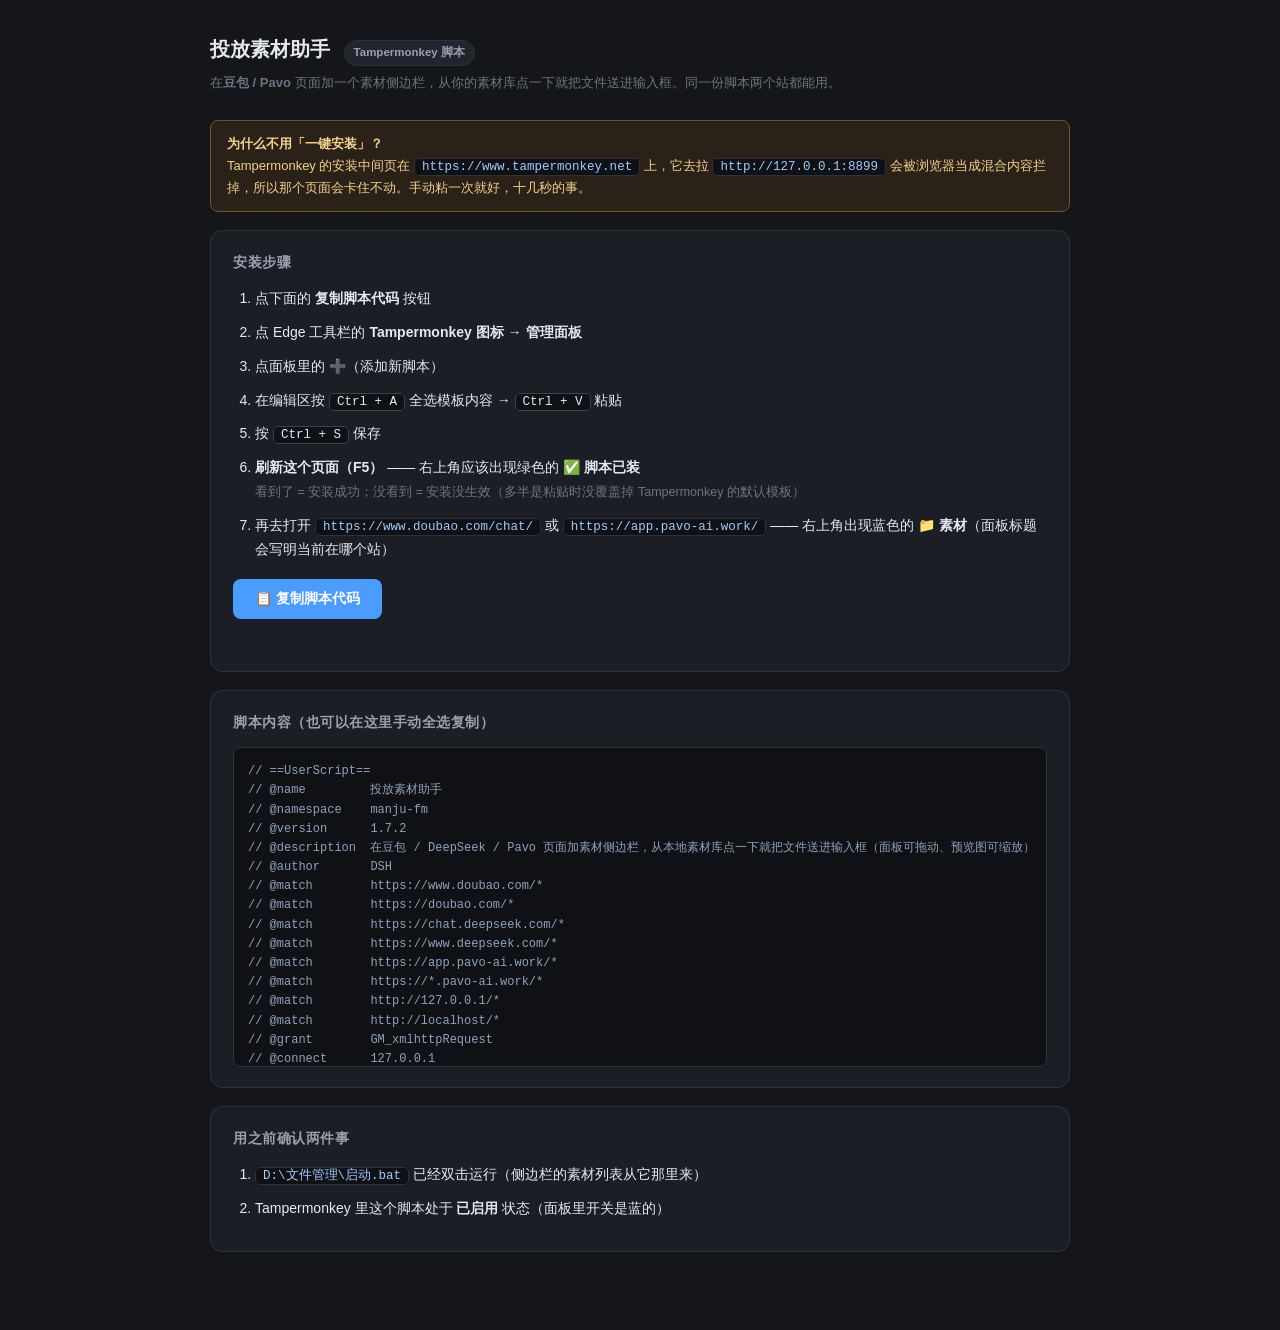
<file: public/tools/install.html>
<!DOCTYPE html>
<html lang="zh-CN">
<head>
<meta charset="UTF-8">
<title>安装 · 投放素材助手（豆包 / Pavo）</title>
<style>
  * { box-sizing: border-box; }
  body {
    margin: 0; padding: 32px 20px 60px;
    background: #14161a; color: #e6e9ef;
    font: 14px/1.7 "Microsoft YaHei UI", "Microsoft YaHei", sans-serif;
  }
  .wrap { max-width: 860px; margin: 0 auto; }
  h1 { font-size: 20px; margin: 0 0 6px; }
  .sub { color: #6b7484; font-size: 13px; margin-bottom: 26px; }
  .card {
    background: #1b1e25; border: 1px solid #2c313c;
    border-radius: 12px; padding: 20px 22px; margin-bottom: 18px;
  }
  h2 { font-size: 14px; margin: 0 0 12px; color: #98a1b0; font-weight: 600; letter-spacing: .5px; }
  ol { margin: 0; padding-left: 22px; }
  ol li { margin-bottom: 10px; }
  code, .kbd {
    background: #0f1115; border: 1px solid #2c313c; border-radius: 5px;
    padding: 1px 7px; font: 12.5px Consolas, monospace; color: #9ecbff;
  }
  .kbd { color: #e6e9ef; border-color: #3a4352; }
  .btn {
    display: inline-flex; align-items: center; gap: 8px;
    padding: 11px 22px; border-radius: 8px; border: 0; cursor: pointer;
    background: #4b9cff; color: #fff; font-size: 14px; font-weight: 600;
    font-family: inherit; transition: background .15s, transform .1s;
  }
  .btn:hover { background: #63aaff; }
  .btn:active { transform: scale(.97); }
  .btn.ok { background: #35c88a; }
  .msg { margin-top: 12px; font-size: 13px; min-height: 20px; }
  .msg.good { color: #35c88a; }
  .msg.bad { color: #ff9a94; }
  .warn {
    background: #2a2118; border: 1px solid #6b5726; color: #f5d08a;
    border-radius: 8px; padding: 12px 16px; font-size: 13px; margin-bottom: 18px;
  }
  pre {
    margin: 0; max-height: 320px; overflow: auto;
    background: #0f1115; border: 1px solid #2c313c; border-radius: 8px;
    padding: 14px; font: 12px/1.6 Consolas, monospace;
    color: #8fa2bd; white-space: pre; user-select: text;
  }
  .tag { display: inline-block; padding: 2px 9px; border-radius: 20px; font-size: 11.5px;
    background: #21252e; border: 1px solid #2c313c; color: #98a1b0; margin-left: 8px; }
</style>
</head>
<body>
<div class="wrap">

  <h1>投放素材助手 <span class="tag">Tampermonkey 脚本</span></h1>
  <div class="sub">在<b>豆包 / Pavo</b> 页面加一个素材侧边栏，从你的素材库点一下就把文件送进输入框。同一份脚本两个站都能用。</div>

  <div class="warn">
    <b>为什么不用「一键安装」？</b><br>
    Tampermonkey 的安装中间页在 <code>https://www.tampermonkey.net</code> 上，它去拉 <code>http://127.0.0.1:8899</code>
    会被浏览器当成混合内容拦掉，所以那个页面会卡住不动。手动粘一次就好，十几秒的事。
  </div>

  <div class="card">
    <h2>安装步骤</h2>
    <ol>
      <li>点下面的 <b>复制脚本代码</b> 按钮</li>
      <li>点 Edge 工具栏的 <b>Tampermonkey 图标</b> → <b>管理面板</b></li>
      <li>点面板里的 <b>➕</b>（添加新脚本）</li>
      <li>在编辑区按 <span class="kbd">Ctrl + A</span> 全选模板内容 → <span class="kbd">Ctrl + V</span> 粘贴</li>
      <li>按 <span class="kbd">Ctrl + S</span> 保存</li>
      <li><b>刷新这个页面（F5）</b> —— 右上角应该出现绿色的 <b>✅ 脚本已装</b><br>
          <span style="color:#6b7484;font-size:12.5px">
            看到了 = 安装成功；没看到 = 安装没生效（多半是粘贴时没覆盖掉 Tampermonkey 的默认模板）</span></li>
      <li>再去打开 <code>https://www.doubao.com/chat/</code> 或 <code>https://app.pavo-ai.work/</code>
          —— 右上角出现蓝色的 <b>📁 素材</b>（面板标题会写明当前在哪个站）</li>
    </ol>
    <div style="margin-top:18px">
      <button class="btn" id="copyBtn">📋 复制脚本代码</button>
      <div class="msg" id="msg"></div>
    </div>
  </div>

  <div class="card">
    <h2>脚本内容（也可以在这里手动全选复制）</h2>
    <pre id="code">加载中…</pre>
  </div>

  <div class="card">
    <h2>用之前确认两件事</h2>
    <ol>
      <li><code>D:\文件管理\启动.bat</code> 已经双击运行（侧边栏的素材列表从它那里来）</li>
      <li>Tampermonkey 里这个脚本处于 <b>已启用</b> 状态（面板里开关是蓝的）</li>
    </ol>
  </div>

</div>

<script>
  const msgEl = document.getElementById('msg');
  const codeEl = document.getElementById('code');
  const btn = document.getElementById('copyBtn');
  let source = '';

  function say(text, good) {
    msgEl.textContent = text;
    msgEl.className = 'msg ' + (good ? 'good' : 'bad');
  }

  fetch('doubao-helper.js')
    .then((r) => r.text())
    .then((text) => {
      source = text;
      codeEl.textContent = text;
    })
    .catch((e) => {
      codeEl.textContent = '读取失败：' + e.message;
      say('读不到脚本文件，确认服务在运行', false);
    });

  btn.onclick = async () => {
    if (!source) return say('脚本还没加载好，稍等一下', false);
    try {
      await navigator.clipboard.writeText(source);
      btn.classList.add('ok');
      btn.textContent = '✓ 已复制';
      say('已经复制到剪贴板 —— 现在去 Tampermonkey 里「添加新脚本」粘贴保存', true);
      setTimeout(() => {
        btn.classList.remove('ok');
        btn.textContent = '📋 复制脚本代码';
      }, 2600);
    } catch (e) {
      // 剪贴板被拒时，退化成「帮你选中」，用户按 Ctrl+C 即可
      const range = document.createRange();
      range.selectNodeContents(codeEl);
      const sel = getSelection();
      sel.removeAllRanges();
      sel.addRange(range);
      say('自动复制被浏览器拦了，已经帮你选中下面的代码，按 Ctrl+C 复制即可', false);
    }
  };
</script>
</body>
</html>
</file>
